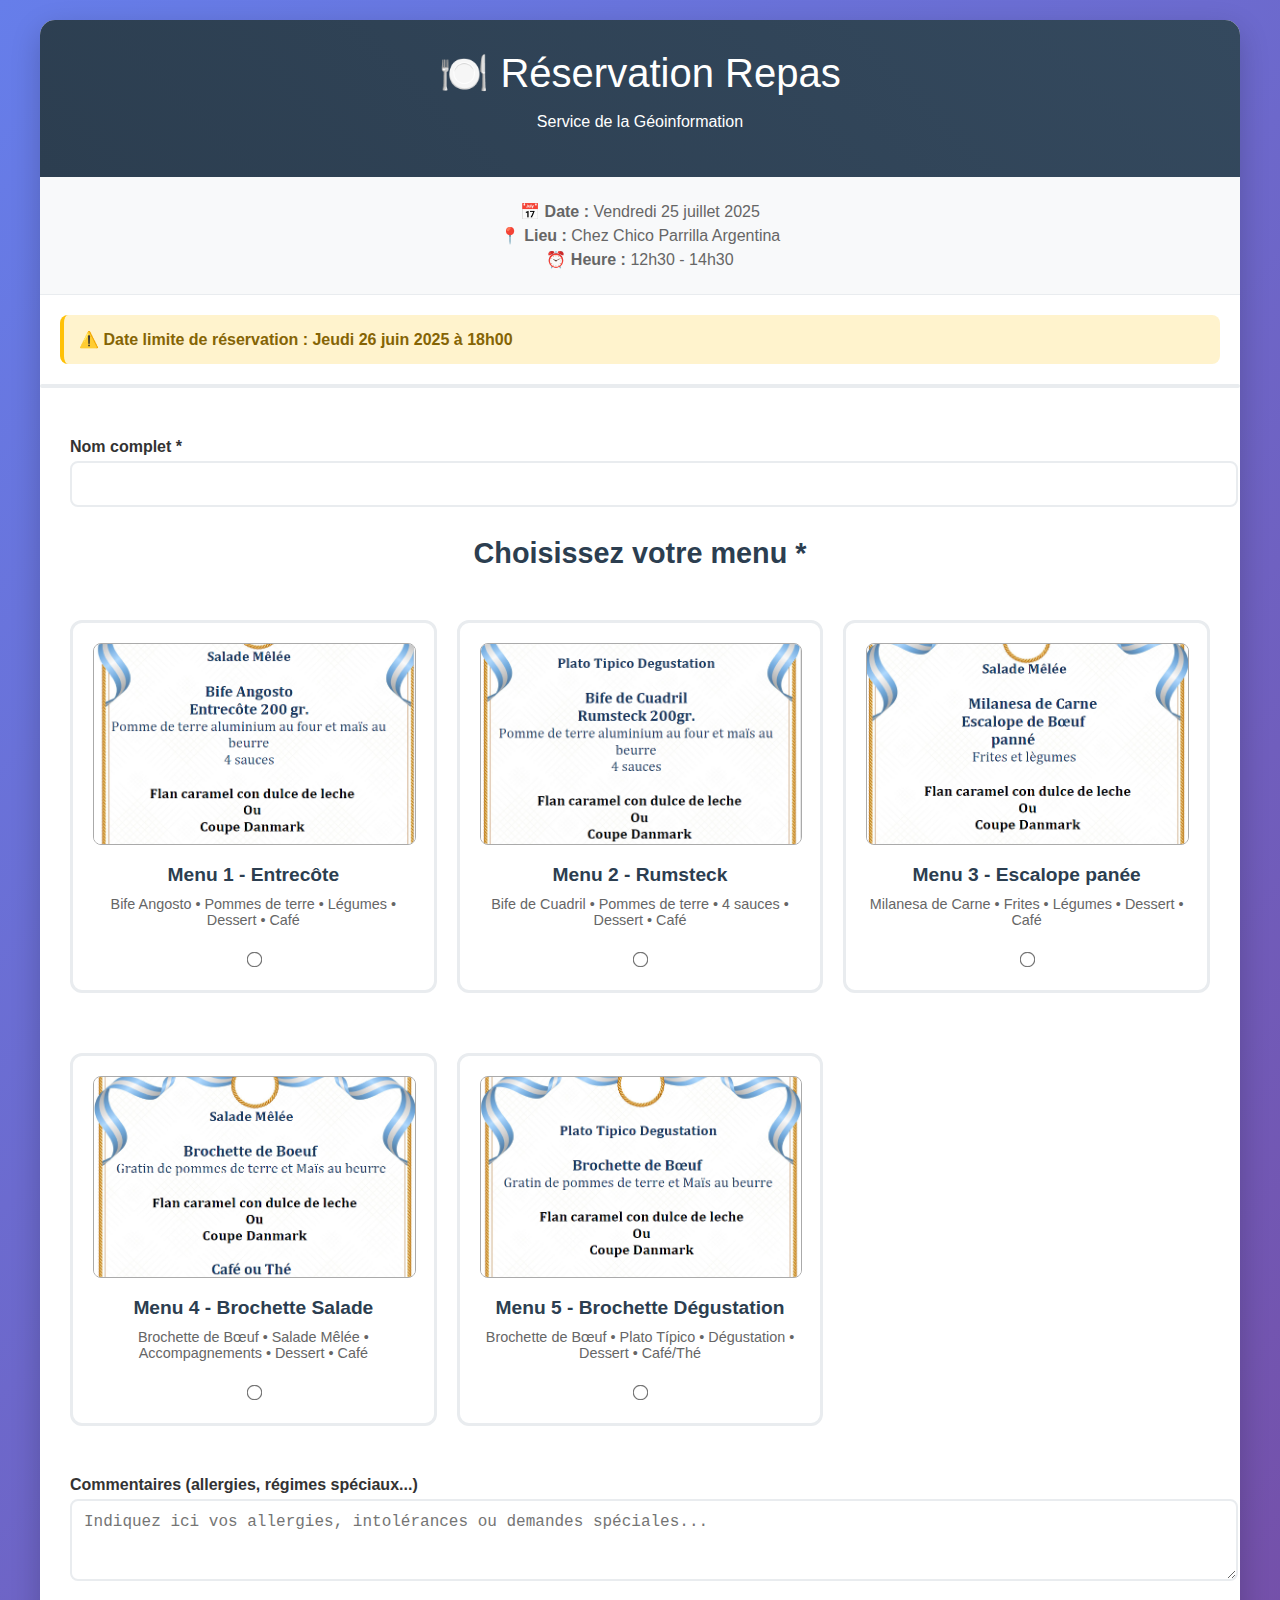
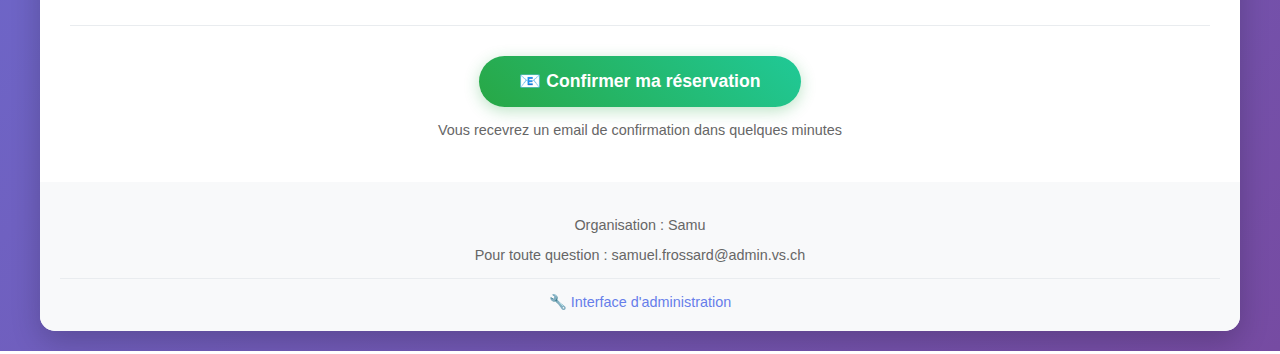
<file: index.html>
<!DOCTYPE html>
<html lang="fr">
<head>
    <meta charset="UTF-8">
    <meta name="viewport" content="width=device-width, initial-scale=1.0">
    <title>Réservation Repas - Sortie Culturelle 2025</title>
    <link rel="stylesheet" href="style.css">
    <style>
        body {
            font-family: 'Segoe UI', Tahoma, Geneva, Verdana, sans-serif;
            margin: 0;
            padding: 20px;
            background: linear-gradient(135deg, #667eea 0%, #764ba2 100%);
            min-height: 100vh;
        }
        
        .container {
            max-width: 1200px;
            margin: 0 auto;
            background: white;
            border-radius: 15px;
            box-shadow: 0 10px 30px rgba(0,0,0,0.2);
            overflow: hidden;
        }
        
        .header {
            background: linear-gradient(45deg, #2c3e50, #34495e);
            color: white;
            padding: 30px;
            text-align: center;
        }
        
        .header h1 {
            margin: 0;
            font-size: 2.5em;
            font-weight: 300;
        }
        
        .event-info {
            background: #f8f9fa;
            padding: 20px;
            text-align: center;
            border-bottom: 1px solid #e9ecef;
        }
        
        .event-info p {
            margin: 5px 0;
            color: #666;
        }
        
        .deadline {
            background: #fff3cd;
            color: #856404;
            padding: 15px;
            margin: 20px;
            border-radius: 8px;
            border-left: 4px solid #ffc107;
            font-weight: bold;
        }
        
        .form-container {
            padding: 30px;
        }
        
        .form-group {
            margin-bottom: 20px;
        }
        
        .form-group label {
            display: block;
            margin-bottom: 5px;
            font-weight: 600;
            color: #333;
        }
        
        .form-group input[type="text"],
        .form-group input[type="email"],
        .form-group textarea {
            width: 100%;
            padding: 12px;
            border: 2px solid #e9ecef;
            border-radius: 8px;
            font-size: 16px;
            transition: border-color 0.3s;
        }
        
        .form-group input:focus,
        .form-group textarea:focus {
            outline: none;
            border-color: #667eea;
            box-shadow: 0 0 0 3px rgba(102, 126, 234, 0.1);
        }
        
        .menu-section {
            margin: 30px 0;
        }
        
        .menu-section h2 {
            text-align: center;
            color: #2c3e50;
            margin-bottom: 30px;
            font-size: 1.8em;
        }
        
        .menu-grid {
            display: grid;
            grid-template-columns: repeat(auto-fit, minmax(280px, 1fr));
            gap: 20px;
            margin: 20px 0;
        }
        
        .menu-option {
            background: white;
            border: 3px solid #e9ecef;
            border-radius: 12px;
            padding: 20px;
            text-align: center;
            cursor: pointer;
            transition: all 0.3s ease;
            position: relative;
        }
        
        .menu-option:hover {
            transform: translateY(-5px);
            box-shadow: 0 8px 25px rgba(0,0,0,0.15);
            border-color: #667eea;
        }
        
        .menu-option.selected {
            border-color: #28a745;
            background: #f8fff9;
            transform: translateY(-3px);
        }
        
        .menu-option.selected::after {
            content: "✓";
            position: absolute;
            top: 10px;
            right: 15px;
            background: #28a745;
            color: white;
            width: 25px;
            height: 25px;
            border-radius: 50%;
            display: flex;
            align-items: center;
            justify-content: center;
            font-weight: bold;
        }
        
        .menu-option img {
            width: 100%;
            height: 200px;
            object-fit: cover;
            border-radius: 8px;
            margin-bottom: 15px;
        }
        
        .menu-title {
            font-size: 1.2em;
            font-weight: bold;
            color: #2c3e50;
            margin-bottom: 10px;
        }
        
        .menu-description {
            color: #666;
            font-size: 0.9em;
            margin-bottom: 15px;
        }
        
        .menu-option input[type="radio"] {
            transform: scale(1.2);
            margin-top: 10px;
        }
        
        .submit-section {
            text-align: center;
            margin-top: 40px;
            padding-top: 30px;
            border-top: 1px solid #e9ecef;
        }
        
        .submit-btn {
            background: linear-gradient(45deg, #28a745, #20c997);
            color: white;
            padding: 15px 40px;
            border: none;
            border-radius: 50px;
            font-size: 1.1em;
            font-weight: bold;
            cursor: pointer;
            transition: all 0.3s;
            box-shadow: 0 4px 15px rgba(40, 167, 69, 0.3);
        }
        
        .submit-btn:hover {
            transform: translateY(-2px);
            box-shadow: 0 6px 20px rgba(40, 167, 69, 0.4);
        }
        
        .submit-btn:disabled {
            background: #6c757d;
            cursor: not-allowed;
            transform: none;
        }
        
        .footer {
            background: #f8f9fa;
            padding: 20px;
            text-align: center;
            color: #666;
            font-size: 0.9em;
        }
        
        .admin-link {
            margin-top: 15px;
            padding-top: 15px;
            border-top: 1px solid #e9ecef;
        }
        
        .admin-link a {
            color: #667eea;
            text-decoration: none;
            font-weight: 500;
        }
        
        .admin-link a:hover {
            text-decoration: underline;
        }
        
        .progress-bar {
            width: 100%;
            height: 4px;
            background: #e9ecef;
            border-radius: 2px;
            overflow: hidden;
            margin: 20px 0;
        }
        
        .progress-fill {
            height: 100%;
            background: linear-gradient(45deg, #667eea, #764ba2);
            width: 0%;
            transition: width 0.5s ease;
        }
        
        /* Responsive */
        @media (max-width: 768px) {
            .container {
                margin: 10px;
                border-radius: 10px;
            }
            
            .header h1 {
                font-size: 2em;
            }
            
            .menu-grid {
                grid-template-columns: 1fr;
                gap: 15px;
            }
            
            .form-container {
                padding: 20px;
            }
        }
        
        .error-message {
            color: #dc3545;
            font-size: 0.9em;
            margin-top: 5px;
            display: none;
        }
        
        .success-message {
            background: #d4edda;
            color: #155724;
            padding: 15px;
            border-radius: 8px;
            margin: 20px 0;
            display: none;
        }
    </style>
</head>
<body>
    <div class="container">
        <div class="header">
            <h1>🍽️ Réservation Repas</h1>
            <p>Service de la Géoinformation</p>
        </div>
        
        <div class="event-info">
            <p><strong>📅 Date :</strong> Vendredi 25 juillet 2025</p>
            <p><strong>📍 Lieu :</strong> Chez Chico Parrilla Argentina</p>
            <p><strong>⏰ Heure :</strong> 12h30 - 14h30</p>
        </div>
        
        <div class="deadline">
            ⚠️ <strong>Date limite de réservation :</strong> Jeudi 26 juin 2025 à 18h00
        </div>
        
        <div class="progress-bar">
            <div class="progress-fill" id="progressFill"></div>
        </div>
        
        <form action="https://formspree.io/f/xqabqbpk" method="POST" id="menuForm" class="form-container">
            <input type="hidden" name="_subject" value="Nouvelle réservation menu - Service de la Géoinformation">
            
            <div class="form-group">
                <label for="name">Nom complet *</label>
                <input type="text" id="name" name="Nom" required>
                <div class="error-message" id="nameError">Veuillez saisir votre nom</div>
            </div>
            
            <div class="menu-section">
                <h2>Choisissez votre menu *</h2>
                <div class="menu-grid">
                    <div class="menu-option" data-menu="menu1">
                        <img src="b3951408-b4c6-4751-9593-18f368584d25.png" alt="Menu entrecôte avec pommes de terre et légumes">
                        <div class="menu-title">Menu 1 - Entrecôte</div>
                        <div class="menu-description">Bife Angosto • Pommes de terre • Légumes • Dessert • Café</div>
                        <input type="radio" name="Menu" value="Menu 1 - Entrecôte" required>
                    </div>
                    
                    <div class="menu-option" data-menu="menu2">
                        <img src="29374301-7fa9-4ef2-9bbb-2e5b72863188.png" alt="Menu rumsteck avec accompagnements">
                        <div class="menu-title">Menu 2 - Rumsteck</div>
                        <div class="menu-description">Bife de Cuadril • Pommes de terre • 4 sauces • Dessert • Café</div>
                        <input type="radio" name="Menu" value="Menu 2 - Rumsteck">
                    </div>
                    
                    <div class="menu-option" data-menu="menu3">
                        <img src="7810efbb-8079-49dc-8b62-03453e06650f.png" alt="Menu escalope panée avec frites">
                        <div class="menu-title">Menu 3 - Escalope panée</div>
                        <div class="menu-description">Milanesa de Carne • Frites • Légumes • Dessert • Café</div>
                        <input type="radio" name="Menu" value="Menu 3 - Escalope panée">
                    </div>
                    
                    <div class="menu-option" data-menu="menu4">
                        <img src="3f2e7862-a072-4662-aaca-f355839def09.png" alt="Menu brochette avec salade mêlée">
                        <div class="menu-title">Menu 4 - Brochette Salade</div>
                        <div class="menu-description">Brochette de Bœuf • Salade Mêlée • Accompagnements • Dessert • Café</div>
                        <input type="radio" name="Menu" value="Menu 4 - Brochette (Salade Mêlée)">
                    </div>
                    
                    <div class="menu-option" data-menu="menu5">
                        <img src="00ea7828-e546-4b9b-bd5a-37acba649440.png" alt="Menu brochette dégustation">
                        <div class="menu-title">Menu 5 - Brochette Dégustation</div>
                        <div class="menu-description">Brochette de Bœuf • Plato Típico • Dégustation • Dessert • Café/Thé</div>
                        <input type="radio" name="Menu" value="Menu 5 - Brochette (Dégustation)">
                    </div>
                </div>
                <div class="error-message" id="menuError">Veuillez sélectionner un menu</div>
            </div>
            
            <div class="form-group">
                <label for="comments">Commentaires (allergies, régimes spéciaux...)</label>
                <textarea id="comments" name="Commentaires" rows="3" placeholder="Indiquez ici vos allergies, intolérances ou demandes spéciales..."></textarea>
            </div>
            
            <div class="success-message" id="successMessage">
                ✅ Votre réservation a été envoyée avec succès !
            </div>
            
            <div class="submit-section">
                <button type="submit" class="submit-btn" id="submitBtn">
                    📧 Confirmer ma réservation
                </button>
                <p style="margin-top: 15px; color: #666; font-size: 0.9em;">
                    Vous recevrez un email de confirmation dans quelques minutes
                </p>
            </div>
        </form>
        
        <div class="footer">
            <p>Organisation : Samu</p>
            <p>Pour toute question : samuel.frossard@admin.vs.ch</p>
            <div class="admin-link">
                <a href="https://formspree.io/forms" target="_blank">🔧 Interface d'administration</a>
            </div>
        </div>
    </div>

    <script>
        // Gestion des sélections de menu
        document.querySelectorAll('.menu-option').forEach(option => {
            option.addEventListener('click', function() {
                // Retirer la sélection précédente
                document.querySelectorAll('.menu-option').forEach(opt => {
                    opt.classList.remove('selected');
                });
                
                // Ajouter la sélection à l'option cliquée
                this.classList.add('selected');
                
                // Cocher le radio button correspondant
                const radio = this.querySelector('input[type="radio"]');
                radio.checked = true;
                
                updateProgress();
            });
        });
        
        // Mise à jour de la barre de progression
        function updateProgress() {
            const form = document.getElementById('menuForm');
            const requiredFields = form.querySelectorAll('[required]');
            let filledFields = 0;
            
            requiredFields.forEach(field => {
                if (field.type === 'radio') {
                    if (form.querySelector(`input[name="${field.name}"]:checked`)) {
                        filledFields++;
                    }
                } else if (field.value.trim() !== '') {
                    filledFields++;
                }
            });
            
            const progress = (filledFields / requiredFields.length) * 100;
            document.getElementById('progressFill').style.width = progress + '%';
        }
        
        // Validation en temps réel
        document.getElementById('name').addEventListener('input', updateProgress);
        
        // Validation du formulaire
        document.getElementById('menuForm').addEventListener('submit', function(e) {
            let isValid = true;
            
            // Validation du nom
            const name = document.getElementById('name');
            const nameError = document.getElementById('nameError');
            if (name.value.trim() === '') {
                nameError.style.display = 'block';
                isValid = false;
            } else {
                nameError.style.display = 'none';
            }
            
            // Validation du menu
            const menuSelected = document.querySelector('input[name="Menu"]:checked');
            const menuError = document.getElementById('menuError');
            if (!menuSelected) {
                menuError.style.display = 'block';
                isValid = false;
            } else {
                menuError.style.display = 'none';
            }
            
            if (!isValid) {
                e.preventDefault();
                return false;
            }
            
            // Désactiver le bouton pendant l'envoi
            const submitBtn = document.getElementById('submitBtn');
            submitBtn.disabled = true;
            submitBtn.textContent = '⏳ Envoi en cours...';
        });
        
        // Animation au chargement
        window.addEventListener('load', function() {
            document.querySelector('.container').style.opacity = '0';
            document.querySelector('.container').style.transform = 'translateY(20px)';
            
            setTimeout(() => {
                document.querySelector('.container').style.transition = 'all 0.6s ease';
                document.querySelector('.container').style.opacity = '1';
                document.querySelector('.container').style.transform = 'translateY(0)';
            }, 100);
        });
    </script>
</body>
</html>
</file>
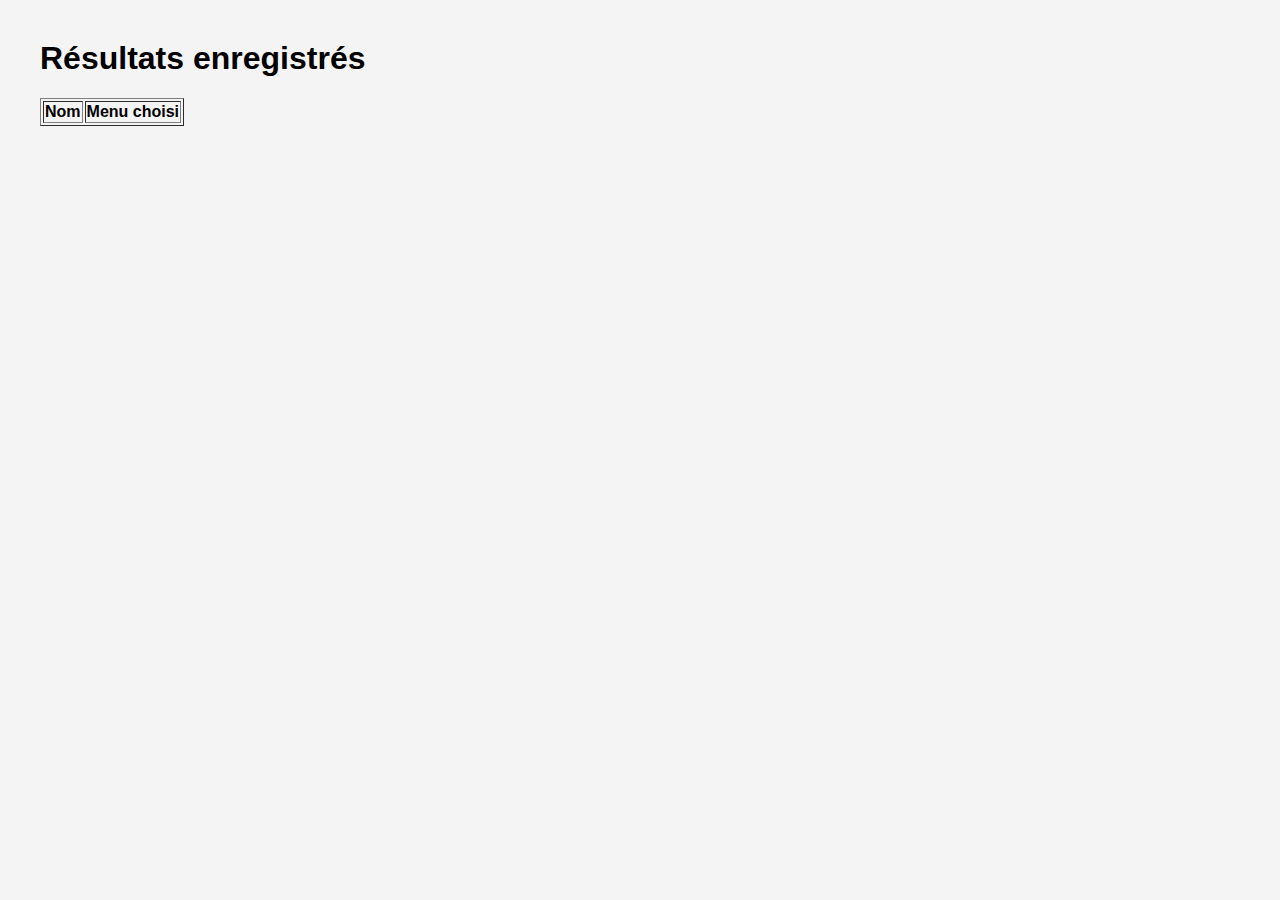
<file: admin.html>
<!DOCTYPE html>
<html lang="fr">
<head>
    <meta charset="UTF-8">
    <title>Résultats des Choix</title>
    <link rel="stylesheet" href="style.css">
</head>
<body>
    <h1>Résultats enregistrés</h1>
    <table id="resultsTable" border="1">
        <thead><tr><th>Nom</th><th>Menu choisi</th></tr></thead>
        <tbody></tbody>
    </table>
    <script>
        const results = JSON.parse(localStorage.getItem("menuChoices") || "[]");
        const tbody = document.querySelector("#resultsTable tbody");
        results.forEach(entry => {
            const row = document.createElement("tr");
            row.innerHTML = `<td>${entry.name}</td><td>${entry.menu}</td>`;
            tbody.appendChild(row);
        });
    </script>
</body>
</html>
</file>
<file: style.css>
body {
    font-family: Arial, sans-serif;
    margin: 40px;
    background-color: #f4f4f4;
}
.menu-option {
    margin: 20px 0;
    padding: 10px;
    background-color: #fff;
    border: 1px solid #ddd;
}
img {
    border: 1px solid #aaa;
    margin-bottom: 5px;
}
</file>
